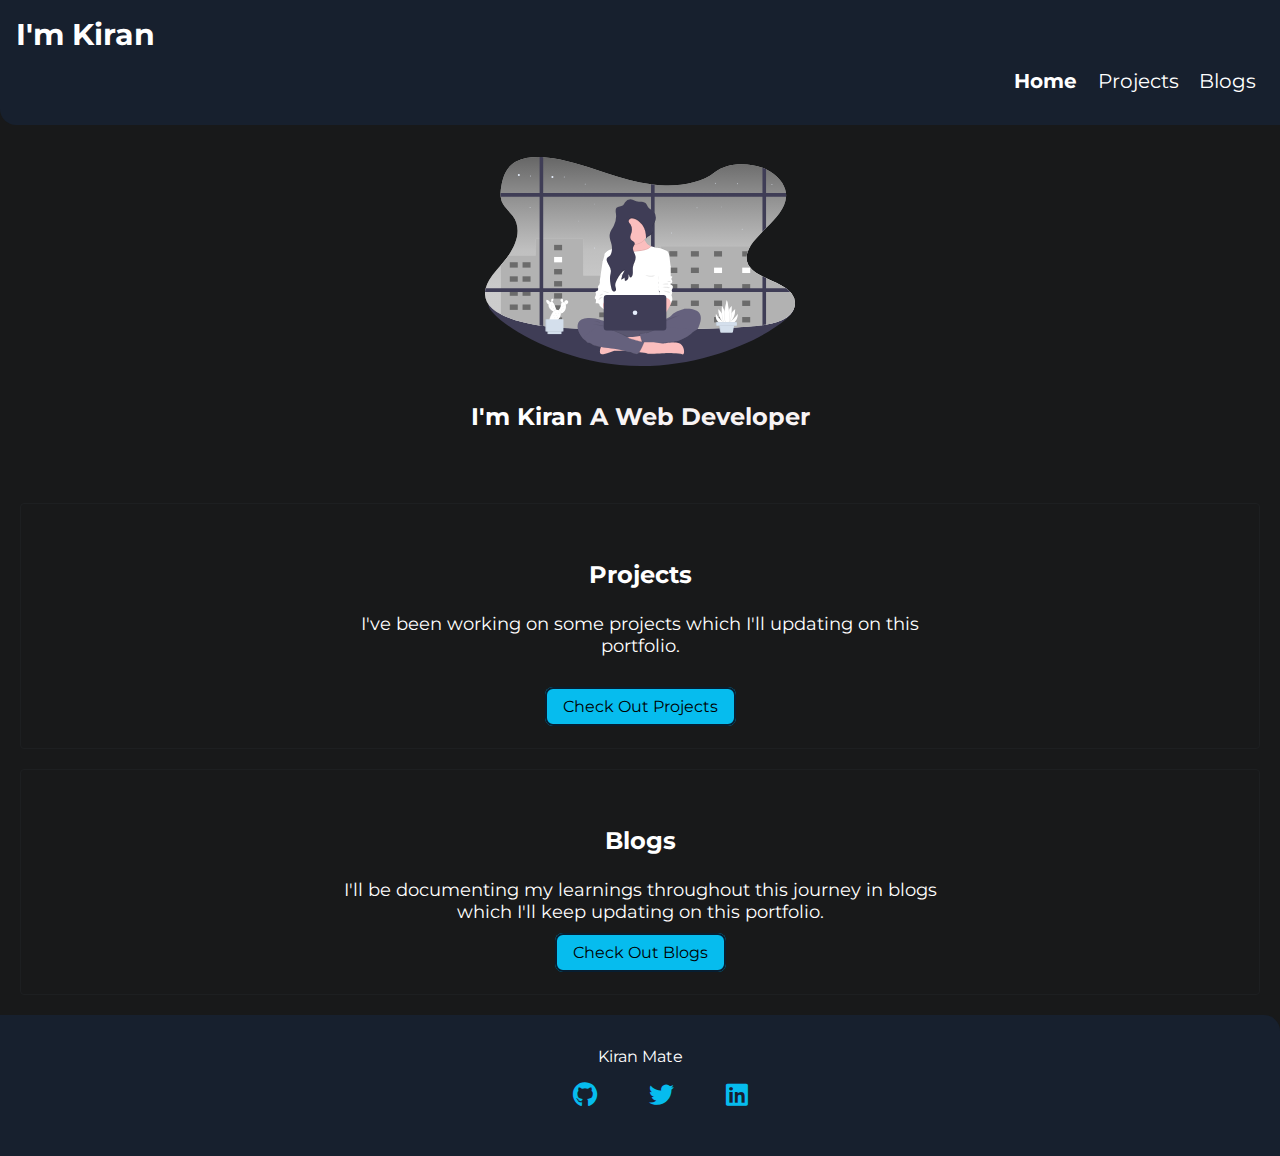
<file: index.html>
<!DOCTYPE html>
<html lang="en">
<head>
    <meta charset="UTF-8">
    <meta name="viewport" content="width=device-width, initial-scale=1.0">
    <title>Kiran Mate | Home</title>
    <link rel="stylesheet" href="./lib/styles.css">
    <link href="./fontawesome-free-5.15.1-web/css/all.css" rel="stylesheet"> <!--load all styles -->
    
</head>
<body>
    <nav class="navigation">
        <div class="nav-brand">I'm Kiran</div>
        <ul class="nav-pills list-non-bullet">
            <li class="list-item-inline link-active">
                <a href="/index.html" class="link nav-link">Home</a>
            </li>

            <li class="list-item-inline ">
                <a href="/projects.html" class="link nav-link">Projects</a>
            </li>

            <li class="list-item-inline">
                <a href="/blogs.html" class="link nav-link">Blogs</a>
            </li>
        </ul>
    </nav>


    <header class="hero">
        <img class="hero-image" src="./images/hero2.svg" alt="">
        <h2 class="hero-heading">
           I'm Kiran 
        <span class="heading-inverted">A Web Developer</span> 
        </h2>
    </header>

    

    <section class="section off-white-section">
        <div class="container container-center ">
            <h3>Projects</h3>
            <p>I've been working on some projects which I'll updating on this portfolio.</p>
            <p></p>
            <a href="/projects.html" class="link secondary-link">Check Out Projects</a>
        </div>      
    </section>

    <section class="section off-white-section">
        <div class="container container-center ">
            <h3>Blogs</h3>
            <p>I'll be documenting my learnings throughout this journey in blogs which I'll keep updating on this portfolio.</p>
            <a href="/blogs.html" class="link secondary-link">Check Out Blogs</a>
        </div>      
    </section>

    <footer>
        <div>Kiran Mate</div>
       
        <ul class="social-links">
            
            
            <li class="list-non-bullet list-item-inline">
                <a href="https://github.com/kr017" class="link"><i class="fab fa-github"></i> </a> 
            </li>
            
            <li class="list-non-bullet list-item-inline">
                <a href="https://twitter.com/KiranMate__" class="link"><i class="fab fa-twitter"></i></a>
            </li>
            <li class="list-non-bullet list-item-inline">
                <a href="https://www.linkedin.com/in/kiran-mate-a2a251154/" class="link"> <i class="fab fa-linkedin"></i> </a>
             </li>
        
        </ul>
    </footer>

</body>
</html>
</file>
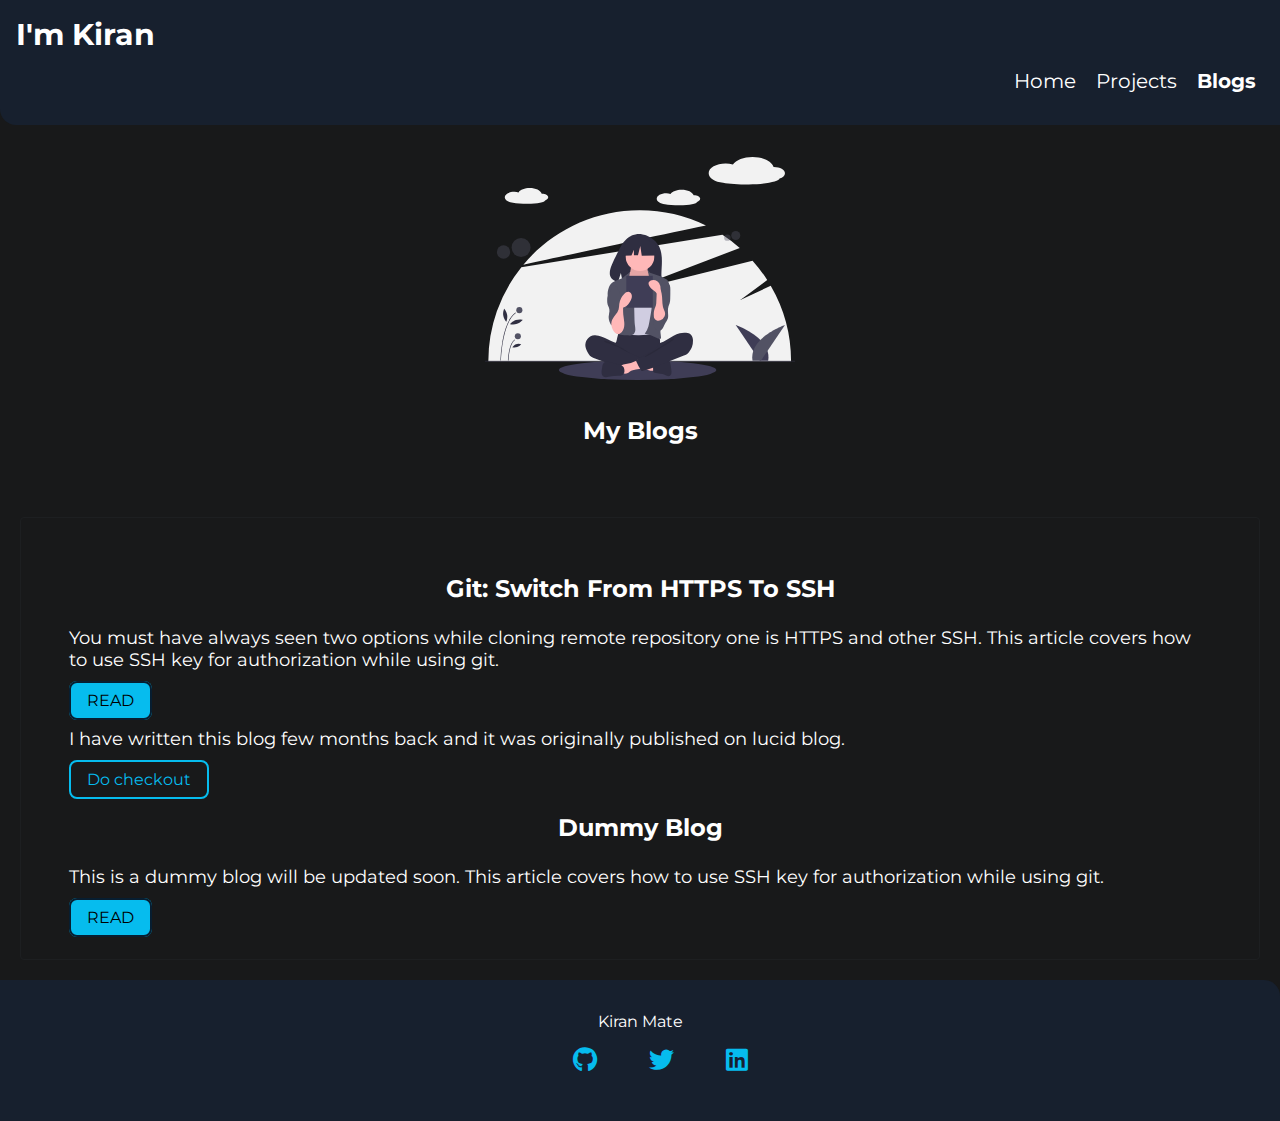
<file: blogs.html>
<!DOCTYPE html>
<html lang="en">
<head>
    <meta charset="UTF-8">
    <meta name="viewport" content="width=device-width, initial-scale=1.0">
    <title>Kiran Mate | Blogs</title>
    <link rel="stylesheet" href="./lib/styles.css">
    <link href="./fontawesome-free-5.15.1-web/css/all.css" rel="stylesheet"> <!--load all styles -->
    
</head>
<body>
    <nav class="navigation">
        <div class="nav-brand">I'm Kiran</div>
        <ul class="list-non-bullet nav-pills">
            <li class="list-item-inline ">
                <a href="/index.html" class="link nav-link">Home</a>
            </li>

            <li class="list-item-inline ">
                <a href="/projects.html" class="link nav-link">Projects</a>
            </li>

            <li class="list-item-inline link-active">
                <a href="/blogs.html" class="link nav-link">Blogs</a>
            </li>
        </ul>
    </nav>


    <header class="hero">
        <img class="hero-image" src="./images/blogs.svg" alt="">
        <h2 class="hero-heading">
           My Blogs
        </h2>
    </header>

    

    <section class="section off-white-section">
        <div class="container ">
            <h3>Git: Switch From HTTPS To SSH</h3>
            <small></small>
            <p>You must have always seen two options while cloning 
                remote repository one is HTTPS and other SSH. 
                This article covers how to use SSH key for authorization while using git.  </p>
            
            
                <a href="/blogs/git_https_to_ssh.html" class="link secondary-link">READ</a>
           
            <p>I have written this blog few months back and it was originally published on lucid blog. </p> 
            <a href="https://lucid.blog/kiranmate/post/git-switch-from-https-to-ssh-08f"
            class="link primary-link">Do checkout</a>
        </div>    
        
        <div class="container ">
            <h3>Dummy Blog</h3>
            <small></small>
            <p>This is a dummy blog will be updated soon.
                This article covers how to use SSH key for authorization while using git.  </p>
            
            
                <a href="/blogs/dummy_blog.html" class="link secondary-link">READ</a>
           
            
        </div> 
    </section>

    

    <footer>
        <div>Kiran Mate</div>
       
        <ul class="social-links">
            
            
            <li class="list-non-bullet list-item-inline">
                <a href="https://github.com/kr017" class="link"><i class="fab fa-github"></i> </a> 
            </li>
            
            <li class="list-non-bullet list-item-inline">
                <a href="https://twitter.com/KiranMate__" class="link"><i class="fab fa-twitter"></i></a>
            </li>
            <li class="list-non-bullet list-item-inline">
                <a href="https://www.linkedin.com/in/kiran-mate-a2a251154/" class="link"> <i class="fab fa-linkedin"></i> </a>
             </li>
        
        </ul>
    </footer>

</body>
</html>
</file>
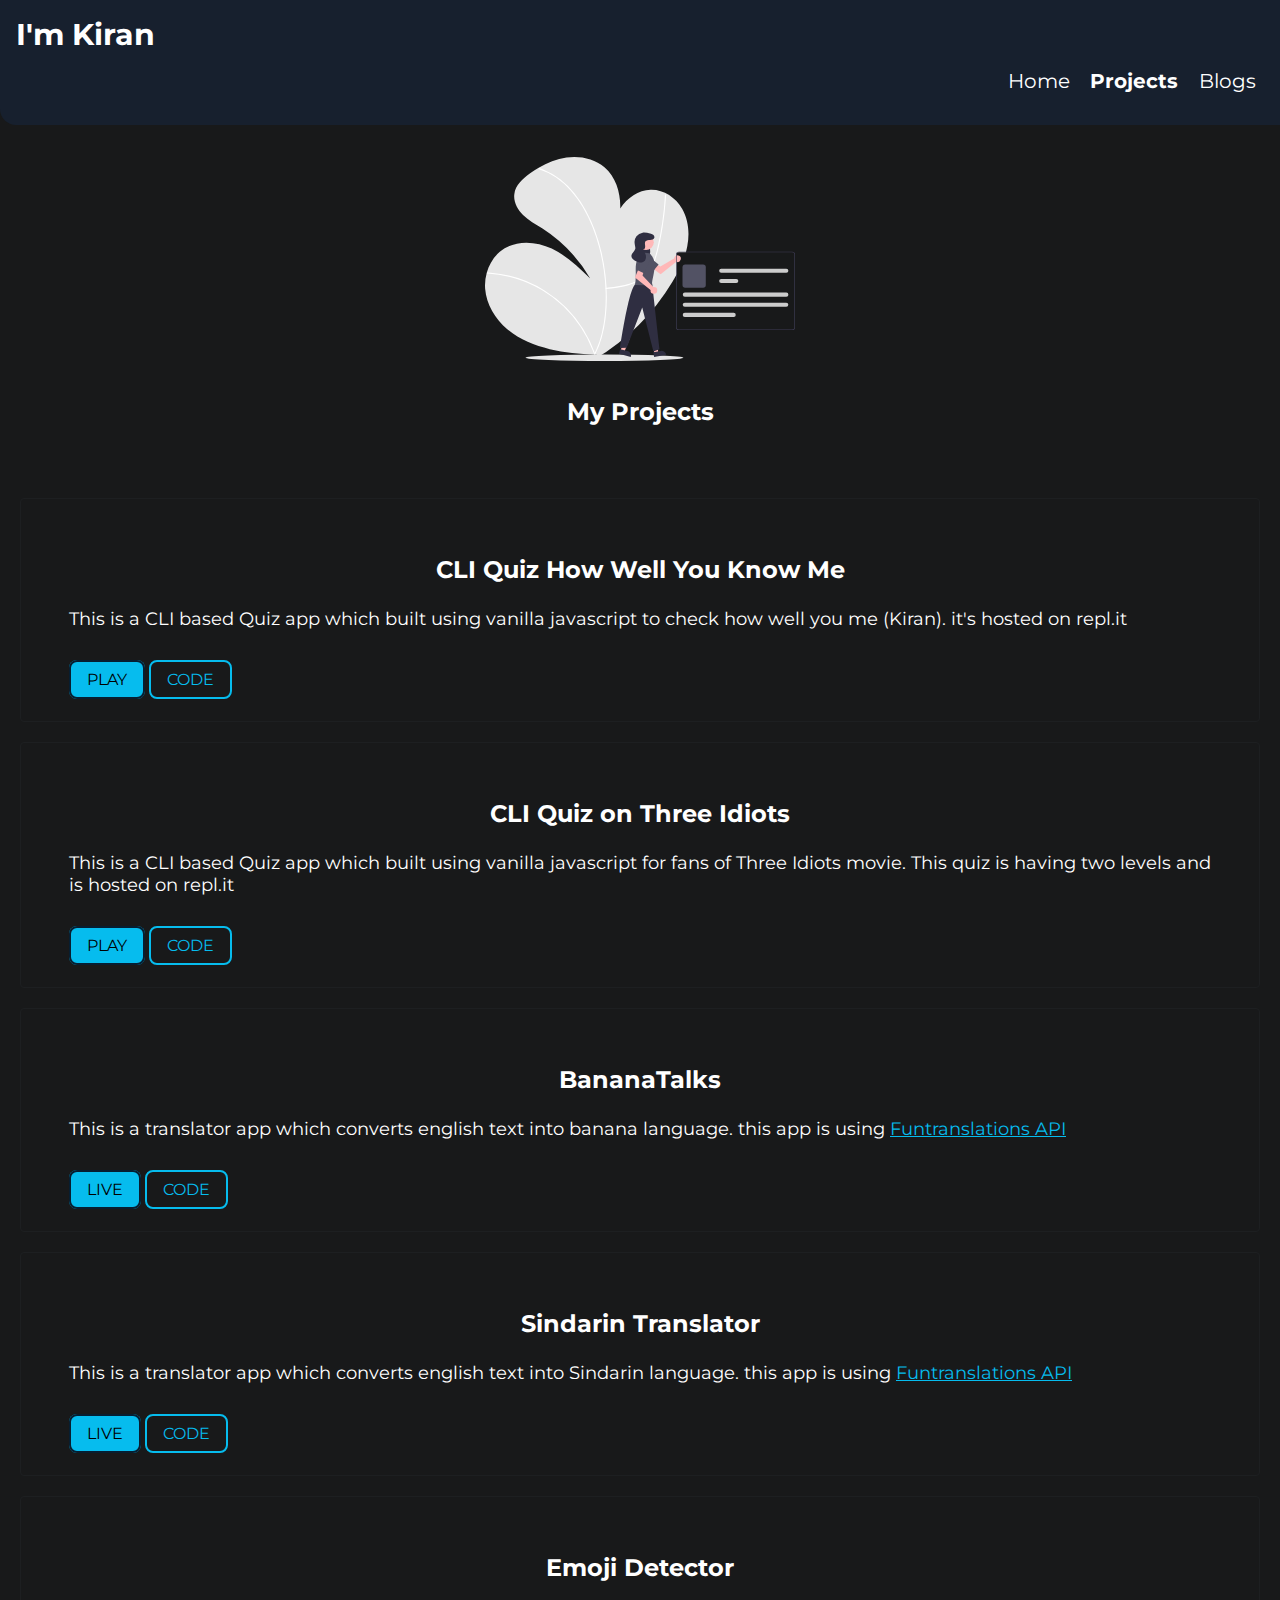
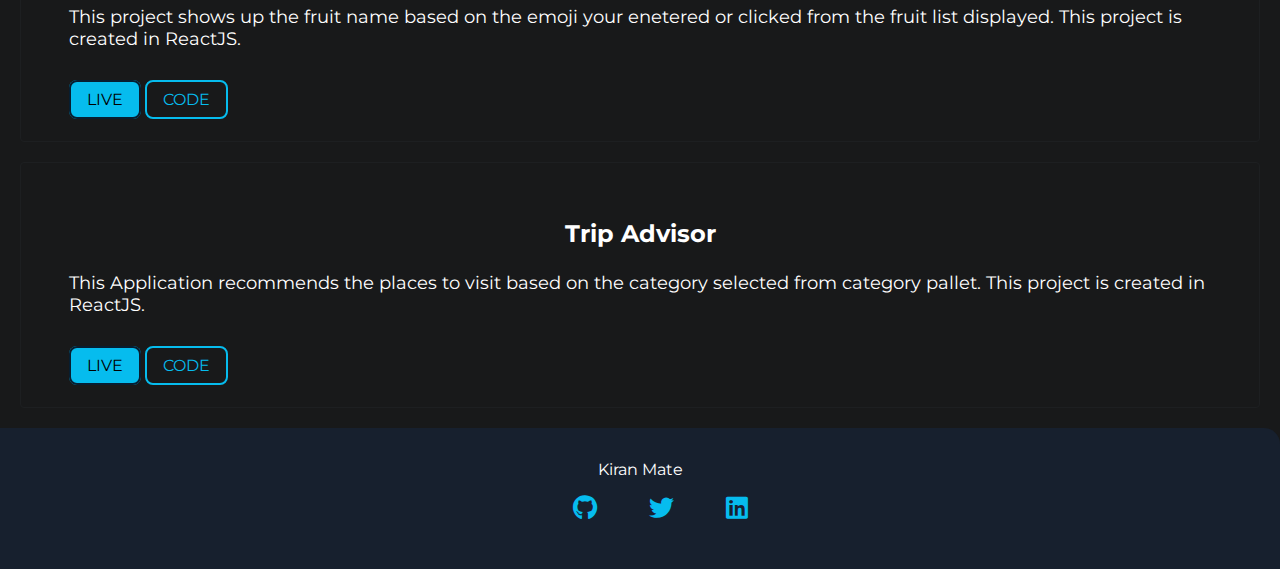
<file: projects.html>
<!DOCTYPE html>
<html lang="en">
<head>
    <meta charset="UTF-8">
    <meta name="viewport" content="width=device-width, initial-scale=1.0">
    <title>Kiran Mate | Projects</title>
    <link rel="stylesheet" href="./lib/styles.css">
    <link href="./fontawesome-free-5.15.1-web/css/all.css" rel="stylesheet"> <!--load all styles -->
    
</head>
<body>
    <nav class="navigation">
        <div class="nav-brand">I'm Kiran</div>
        <ul class="list-non-bullet nav-pills">
            <li class="list-item-inline ">
                <a href="/index.html" class="link nav-link">Home</a>
            </li>

            <li class="list-item-inline link-active">
                <a href="/projects.html" class="link nav-link">Projects</a>
            </li>

            <li class="list-item-inline">
                <a href="/blogs.html" class="link nav-link">Blogs</a>
            </li>
        </ul>
    </nav>


    <header class="hero">
        <img class="hero-image" src="./images/project.svg" alt="">
        <h2 class="hero-heading">
           My Projects
        </h2>
    </header>

    

    <section class="section off-white-section">
        <div class="container ">
            <h3>CLI Quiz How Well You Know Me</h3>
            <p>This is a CLI based Quiz app which built using vanilla javascript to check how well you me (Kiran). it's hosted on repl.it </p>
            <p></p>
            <a href="https://repl.it/@kir017/HowWellYouKnowMe#index.js" class="link secondary-link">PLAY</a>
            <a href="https://github.com/kr017/CliQuizApp_1" class="link primary-link">CODE</a>

        </div>      
    </section>

    <section class="section off-white-section">
        <div class="container ">
            <h3>CLI Quiz on Three Idiots</h3>
            <p>This is a CLI based Quiz app which built using vanilla javascript for fans of Three Idiots movie. This quiz is having two levels and is hosted on repl.it </p>
            <p></p>
            <a href="https://repl.it/@kir017/QuizToSqueeze#index.js" class="link secondary-link">PLAY</a>
            <a href="https://github.com/kr017/CliQuizApp2" class="link primary-link">CODE</a>

        </div>      
    </section>

    <section class="section off-white-section">
        <div class="container ">
            <h3>BananaTalks</h3>
            <p>This is a translator app which converts english text into banana language. this app is using 
                <a href="https://funtranslations.com/api/">Funtranslations API</a> </p>
            <p></p>
            <a href="https://hello-minion-kiranmate-portfolio.netlify.app/" class="link secondary-link">LIVE</a>
            <a href="https://github.com/kr017/BananaTalks" class="link primary-link">CODE</a>

        </div>      
    </section>

    <section class="section off-white-section">
        <div class="container ">
            <h3>Sindarin Translator</h3>
            <p>This is a translator app which converts english text into Sindarin language. this app is using 
                <a href="https://funtranslations.com/api/">Funtranslations API</a> </p>
            <p></p>
            <a href="https://sindarin-translator-kiranmate-portfolio.netlify.app/" class="link secondary-link">LIVE</a>
            <a href="https://github.com/kr017/Sindarin_Translator" class="link primary-link">CODE</a>

        </div>      
    </section>

    <section class="section off-white-section">
        <div class="container ">
            <h3>Emoji Detector</h3>
            <p> This project shows up the fruit name based on
                 the emoji your enetered or clicked from the fruit list displayed. This project is created in ReactJS.
            </p>
            <p></p>
            <a href="https://emoji-detector-kiranmate-portfolio.netlify.app/" class="link secondary-link">LIVE</a>
            <a href="https://github.com/kr017/EmojiDetector" class="link primary-link">CODE</a>

        </div>      
    </section>

    <section class="section off-white-section">
        <div class="container ">
            <h3>Trip Advisor</h3>
            <p> 
                This Application recommends the places to visit based on the category selected from category pallet.
                This project is created in ReactJS.
            </p>
            <p></p>
            <a href="https://travel-advisor-kiranmate-portfolio.netlify.app/" class="link secondary-link">LIVE</a>
            <a href="https://github.com/kr017/TravelAdvisor" class="link primary-link">CODE</a>

        </div>      
    </section>
    



    <footer>
        <div>Kiran Mate</div>
       
        <ul class="social-links">
            
            
            <li class="list-non-bullet list-item-inline">
                <a href="https://github.com/kr017" class="link"><i class="fab fa-github"></i> </a> 
            </li>
            
            <li class="list-non-bullet list-item-inline">
                <a href="https://twitter.com/KiranMate__" class="link"><i class="fab fa-twitter"></i></a>
            </li>
            <li class="list-non-bullet list-item-inline">
                <a href="https://www.linkedin.com/in/kiran-mate-a2a251154/" class="link"> <i class="fab fa-linkedin"></i> </a>
             </li>
        
        </ul>
    </footer>

</body>
</html>
</file>
<file: lib/styles.css>
@import url('https://fonts.googleapis.com/css2?family=Montserrat:wght@400;700&display=swap');

:root{


     --body-dark:#18191a; /* */
    --deep-dark:#20232a;  /* for off sections */
    --shaded-black:#17202e; /*nav footer */
    --lighter-shade:hsla(0,0%,100%,0.05);
    
    --black-color:#000000;
    --primary-color:#080d1de7;
    --dark-gray:#4B5563;
    --off-white:#e7cbce;
    --gray-background:#151E29;
    --gray-shade:#111827;
    --white-shade:#f8f4f4;
    --social-link-color:#06bcee;

    /* 
    #ababac;
    #e7cbce;
    #3c3c54;
    #64637a;
    #7d7d7e;
    #6c6c6c;
    #5c5c6f;
    #c1cdd7;
    #bec3cd;
    #967d8b;
     */

}


/* *{
    margin: 0 auto;;
    padding: 0;
} */


body{
    font-family: 'Montserrat', sans-serif;
    background-color:var(--body-dark);
    
    width: 100%;
    margin: auto;
    /* max-width: 600px; */
}

hr{
    margin: 2rem 0;
}

.container{
    padding: 0 1rem;
}

.container-center{ 
    /* check max-width */
    max-width: 600px;
    margin: auto;
    text-align: center;
}

.container h3{
    color: white;
    font-size: 24px;
}

.container p{
    color: white;
    font-size: 18px;
    padding-bottom: 2px;
}
/* links */
.link{
    text-decoration: none;
    padding: 0.5rem 1rem;
}


.primary-link{
    /* background-color: white; */
    border: 2px solid var(--social-link-color);
    color: var(--social-link-color);
    border-radius: 0.5rem;
}

.secondary-link{
    background-color: var(--social-link-color);
    color: black;
    border-radius: 0.5rem;
    border: 2px solid var(--primary-color);
}


/* listc8dad3 */

.list-non-bullet{
    list-style: none;
    padding:0px;
}


.list-item-inline{
    display: inline;
    padding: 0rem 0.5rem;
}



/* navigation bar */
.navigation{
    background-color:var(--shaded-black);
    /* margin: 0px; */
    color: white;
    padding: 1rem;
    border-bottom-left-radius: 1rem;
}

.nav-link{
    padding: 0px;
}

.navigation .nav-brand{
    font-weight: bold;
    font-size: 30px;
}

.nav-brand:hover{
    color: var(--social-link-color);
}

.navigation .nav-pills{
    text-align: right;
}


.navigation .link{
    color: white;
    font-size: 20px;
}

.navigation .link-active{
    font-weight: bold;
}
.navigation a:hover{
    color: var(--social-link-color);
}


/* header */

.hero{
    padding: 2rem;
}

.hero .hero-image{
    max-width: 310px;
    display: block;
    margin: auto;
}

.hero .hero-heading{
    padding-top: 1rem;
    color:white; 
    /* //var(---gray); */
}

.hero .hero-heading .heading-inverted{
    color: var(--white-shade);
}

/* inside section there is h1 h2 h3 */
.section{
    padding: 2rem;

}

.section h1,h2,h3{
    text-align: center;
}

.off-white-section{
    margin: 20px;
    border: 1px solid #1d1f21;
    border-radius: 4px;
   
}



/* footer */

footer{
    background-color: var(--shaded-black);
   width: 100%;
   margin: auto;
    padding: 2rem 0rem;
    text-align: center;
    color: white;
    border-top-right-radius: 1rem;
}

footer .link{
    color: white;
}


.fab {
    font-size: large;
    font-size: 25px;
    color: var(--social-link-color);
}

.fab{
    font-weight: 400;
}

.back-link{
    color: var(--social-link-color);
    font-weight: bold;
}

.back-container{
    padding:10px 20px 10px 10px;

}


.blog-publish-time{
    display: block;
    color: white;
    text-align: center;
}

li{
    color: white;
}

.img-responsive{
    max-width: 70%;
    display: block;
    margin: auto;
}

a{
    color: var(--social-link-color);
}
</file>
